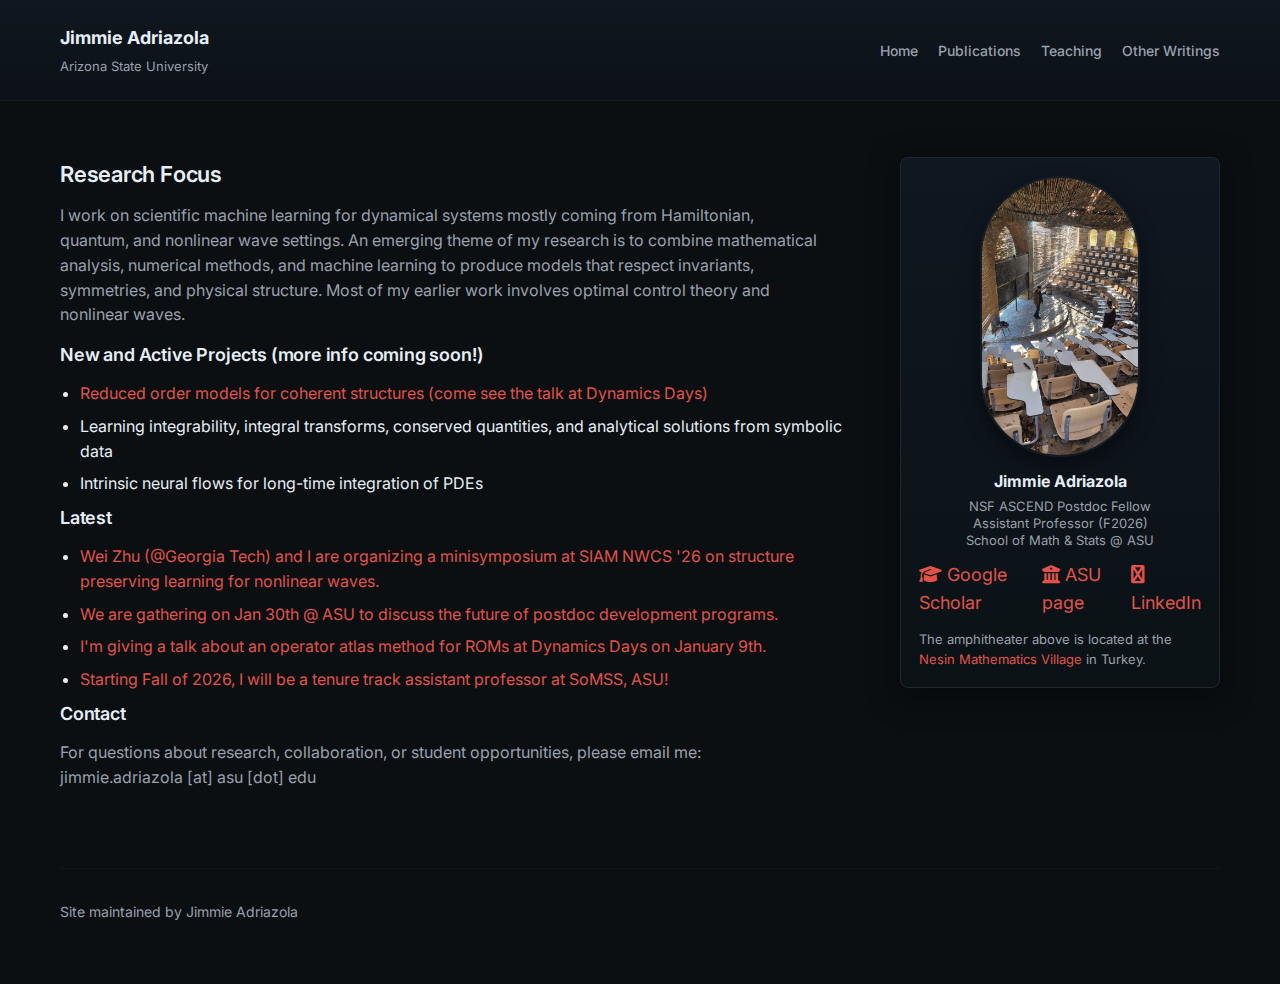
<file: index.html>
<!doctype html>
<html lang="en">
<head>
  <meta charset="utf-8" />
  <meta name="viewport" content="width=device-width,initial-scale=1" />
  <title>Jimmie Adriazola · School of Mathematical and Statistical Sciences</title>

  <link rel="preconnect" href="https://fonts.gstatic.com">
  <link href="https://fonts.googleapis.com/css2?family=Inter:wght@300;400;600;700&display=swap" rel="stylesheet">

  <link rel="stylesheet" href="style.css">

  <link rel="stylesheet" href="https://cdnjs.cloudflare.com/ajax/libs/font-awesome/6.4.0/css/all.min.css" crossorigin="anonymous" referrerpolicy="no-referrer" />
</head>

<body>
  <header class="site-header">
    <div class="container header-inner">
      <div class="brand">
        <a href="index.html" class="logo">Jimmie Adriazola</a>
        <div class="subtitle">Arizona State University</div>
      </div>

      <nav class="main-nav" aria-label="Primary">
        <a href="index.html">Home</a>
        <a href="publications.html">Publications</a>
        <a href="teaching.html">Teaching</a>
        <a href="other-writing.html">Other Writings</a>
      </nav>
    </div>
  </header>

  <main class="container">

    <!-- HERO: left = research focus, right = small profile card -->
    <section class="hero-grid" aria-labelledby="research-focus-heading">

      <div class="hero-text">
        <h2 id="research-focus-heading">Research Focus</h2>
        <p>
          I work on scientific machine learning for dynamical systems mostly coming from Hamiltonian, quantum, and nonlinear wave settings. An emerging theme of my research is to combine mathematical analysis, numerical methods, and machine learning to produce models that respect invariants, symmetries, and physical structure. Most of my earlier work involves optimal control theory and nonlinear waves.
        </p>

        <h3>New and Active Projects (more info coming soon!)</h3>
        <ul>
          <li><a href="https://www.ddays.org/2026/index.html">Reduced order models for coherent structures (come see the talk at Dynamics Days)</a></li>
          <li>Learning integrability, integral transforms, conserved quantities, and analytical solutions from symbolic data</li>
          <li>Intrinsic neural flows for long-time integration of PDEs</li>
        </ul>

        <h3>Latest</h3>
        <ul>
          <li><a href="https://www.siam.org/conferences-events/siam-conferences/nwcs26/">Wei Zhu (@Georgia Tech) and I are organizing a minisymposium at SIAM NWCS '26 on structure preserving learning for nonlinear waves.</a></li>
          <li><a href="https://jimjamzola.github.io">We are gathering on Jan 30th @ ASU to discuss the future of postdoc development programs.</a></li>
          <li><a href="https://www.ddays.org/2026/index.html">I'm giving a talk about an operator atlas method for ROMs at Dynamics Days on January 9th.</a></li>
          <li><a href="https://math.asu.edu">Starting Fall of 2026, I will be a tenure track assistant professor at SoMSS, ASU!</a></li>
        </ul>

        <h3>Contact</h3>
        <p>
          For questions about research, collaboration, or student opportunities, please email me: jimmie.adriazola [at] asu [dot] edu
        </p>
      </div><!-- .hero-text -->

      <aside class="profile-right" aria-label="Profile and links">
        <!-- image constrained by .profile-photo in your CSS -->
        <img src="images/Nesin-Amphitheater.jpg" alt="Jimmie Adriazola portrait" class="profile-photo">

        <div class="profile-name">Jimmie Adriazola</div>
        <div class="profile-role">NSF ASCEND Postdoc Fellow<br>Assistant Professor (F2026)<br>School of Math & Stats @ ASU</div>

        <div class="profile-links" aria-label="Profile links">
          <a href="https://scholar.google.com/citations?user=aTOBmQUAAAAJ&hl=en"
             target="_blank" rel="noopener"
             title="Google Scholar"
             aria-label="Google Scholar">
            <i class="fa fa-graduation-cap" aria-hidden="true"></i>
            <span>Google Scholar</span>
          </a>

          <a href="https://search.asu.edu/profile/5123395"
             target="_blank" rel="noopener"
             title="Arizona State University profile"
             aria-label="ASU profile">
            <i class="fa fa-university" aria-hidden="true"></i>
            <span>ASU page</span>
          </a>

          <a href="https://www.linkedin.com/in/jimmie-adriazola-7694a11a9/"
             target="_blank" rel="noopener"
             title="LinkedIn"
             aria-label="LinkedIn">
            <i class="fa fa-linkedin" aria-hidden="true"></i>
            <span>LinkedIn</span>
          </a>
        </div>

        <p class="profile-blurb">
          The amphitheater above is located at the
          <a href="https://nesinkoyleri.org/en/" target="_blank" rel="noopener">Nesin Mathematics Village</a>
          in Turkey.
        </p>
      </aside><!-- .profile-right -->

    </section><!-- .hero-grid -->

    <!-- Contact and footer must be outside the profile aside -->
    <footer class="page-footer">
      <p>Site maintained by Jimmie Adriazola</p>
    </footer>

  </main>
</body>
</html>
</file>
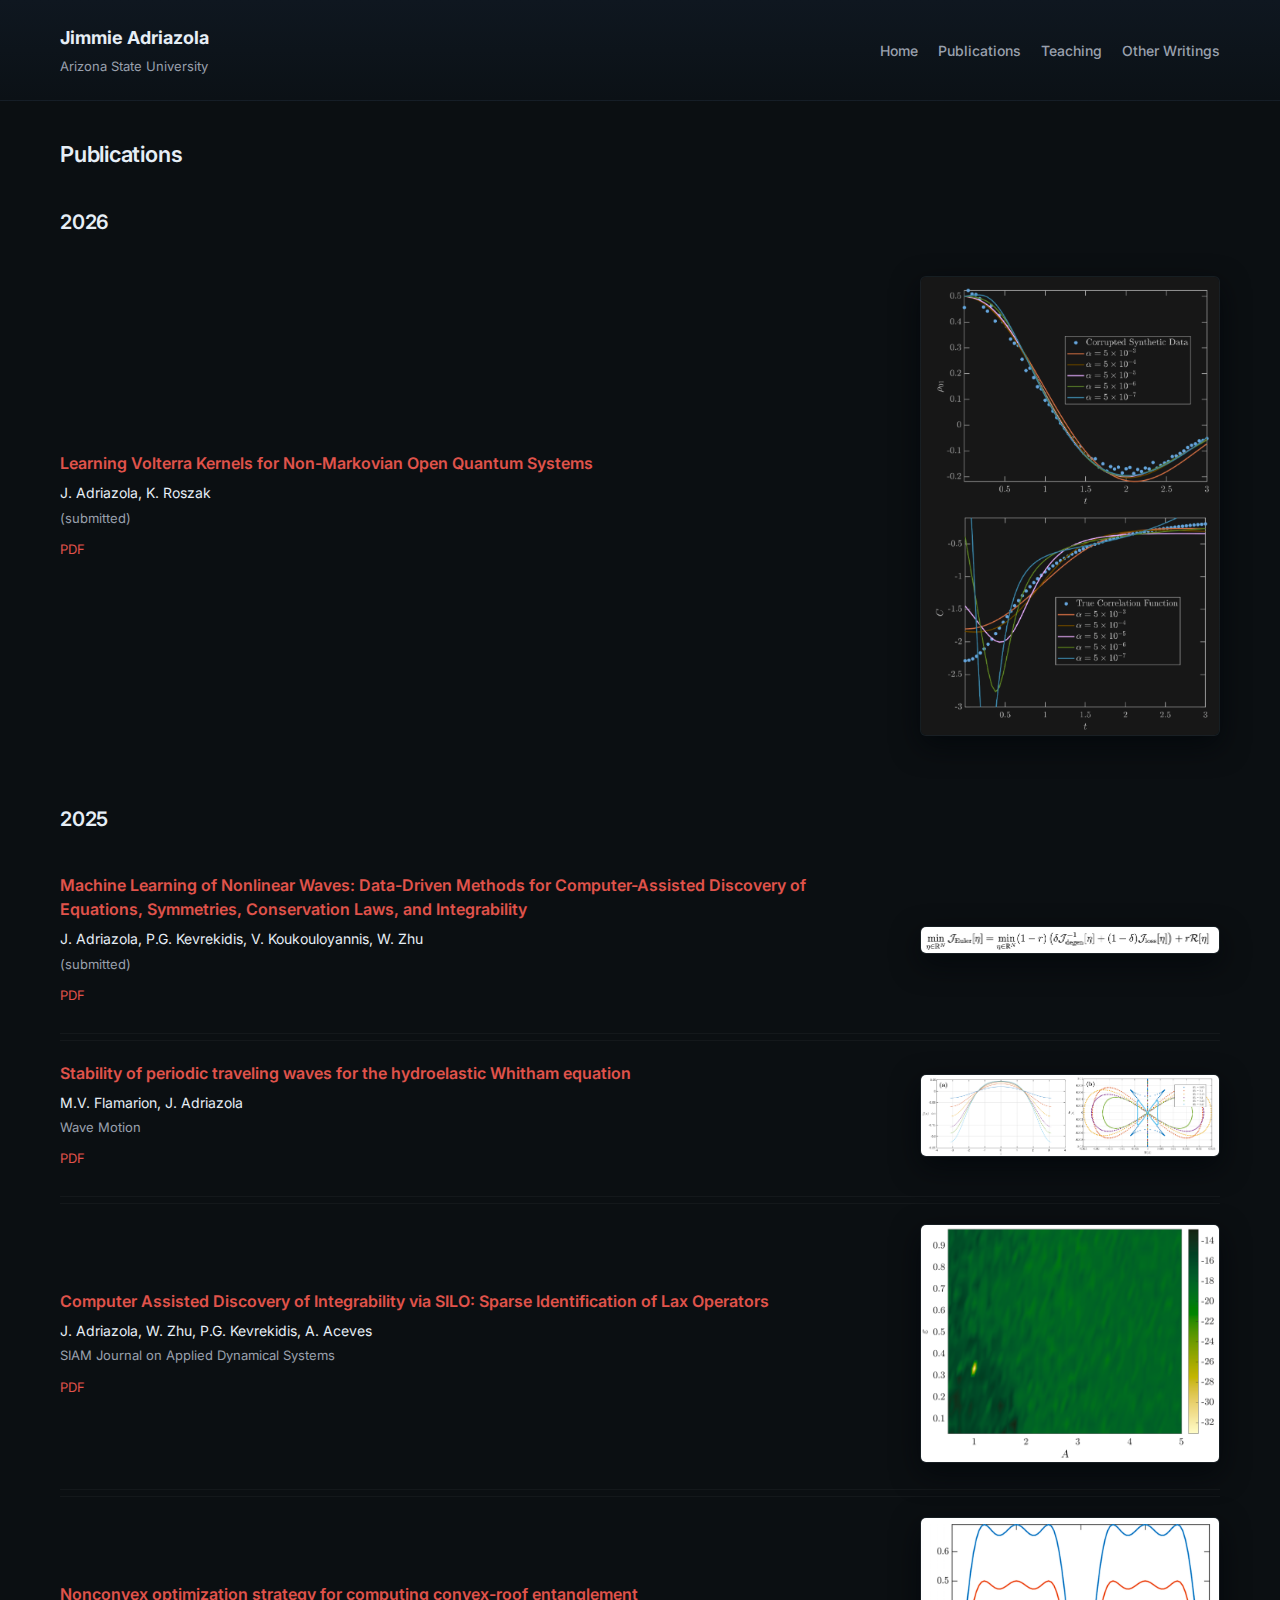
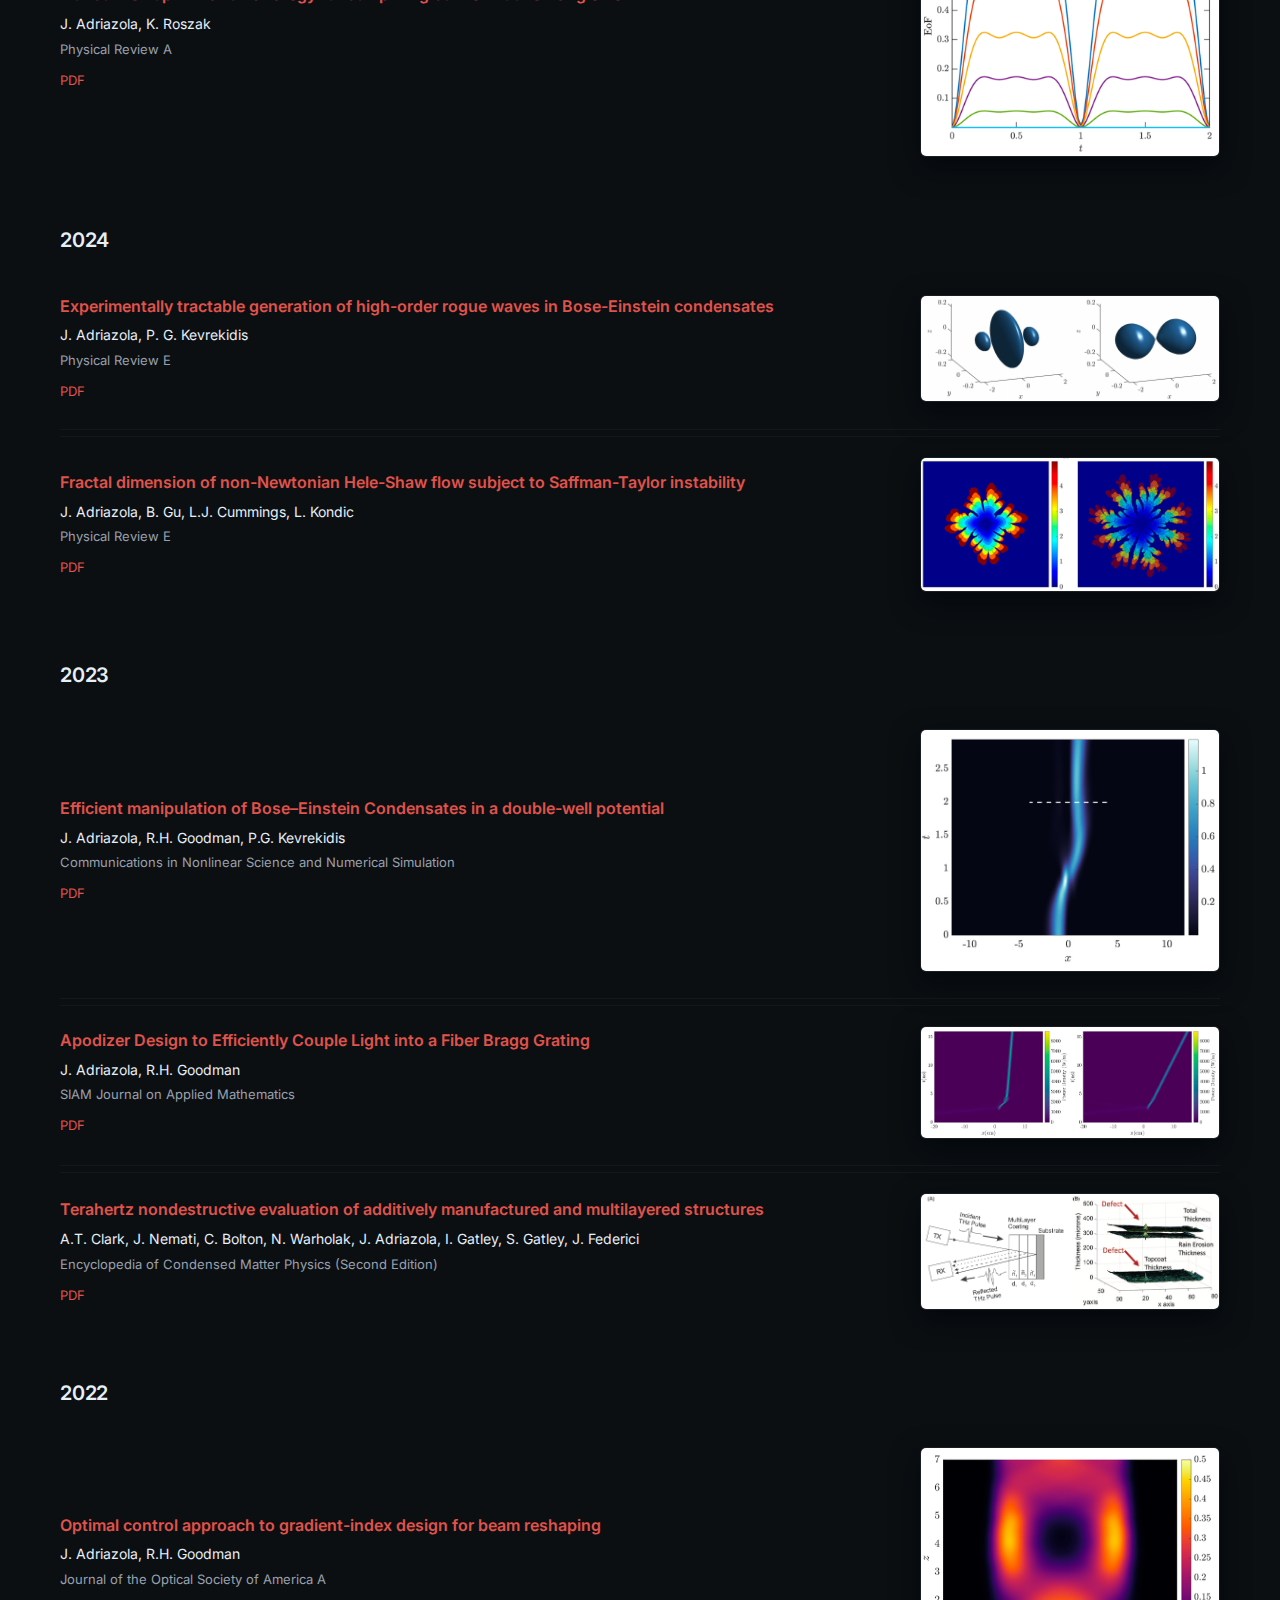
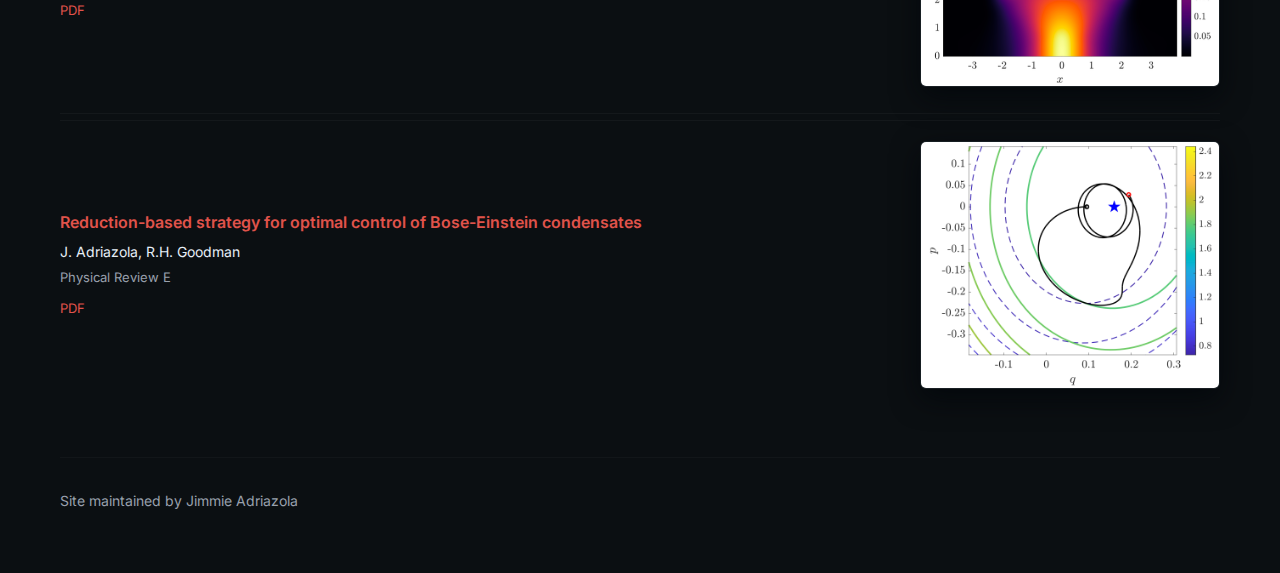
<file: publications.html>
<!doctype html>
<html lang="en">
<head>
<meta charset="utf-8" />
<meta name="viewport" content="width=device-width,initial-scale=1" />
<title>Publications · Jimmie Adriazola</title>

<link rel="preconnect" href="https://fonts.gstatic.com">
<link href="https://fonts.googleapis.com/css2?family=Inter:wght@300;400;600;700&display=swap" rel="stylesheet">
<link rel="stylesheet" href="style.css">
</head>

<body>

<header class="site-header">
  <div class="container header-inner">
    <div class="brand">
      <a href="index.html" class="logo">Jimmie Adriazola</a>
      <div class="subtitle">Arizona State University</div>
    </div>
    <nav class="main-nav">
      <a href="index.html">Home</a>
      <a href="publications.html">Publications</a>
      <a href="teaching.html">Teaching</a>
      <a href="other-writing.html">Other Writings</a>
    </nav>
  </div>
</header>

<main class="container">

  <section>
    <h2>Publications</h2>
  </section>
  <!-- ===================== -->
  <!-- 2026 -->
  <!-- ===================== -->
  <section class="pub-year">
    <h3>2026</h3>

        <div class="pub-entry">
      <div class="pub-text">
        <div class="pub-title">
          <a href="https://arxiv.org/abs/2601.09075" target="_blank" rel="noopener">
            Learning Volterra Kernels for Non-Markovian Open Quantum Systems
          </a>
        </div>

        <div class="pub-authors">
          J. Adriazola, K. Roszak
        </div>

        <div class="pub-meta">
          (submitted)
        </div>

        <div class="pub-links">
          <a href="papers/Learning-Volterra.pdf">PDF</a>
          <!-- If an arXiv exists, add it here -->
          <!-- · <a href="https://arxiv.org/abs/XXXX.XXXXX" target="_blank" rel="noopener">arXiv</a> -->
        </div>

        <!-- Optional abstract toggle:
        <details>
          <summary>Abstract</summary>
          <p>Paste or write the paper abstract here.</p>
        </details>
        -->

      </div>

      <div class="pub-figure">
        <img src="images/Learning-Volterra.png" alt="Floquet spectral stability schematic">
      </div>
    </div>

  </section><!-- /2026 -->
  <!-- ===================== -->
  <!-- 2025 -->
  <!-- ===================== -->
  <section class="pub-year">
    <h3>2025</h3>

        <div class="pub-entry">
      <div class="pub-text">
        <div class="pub-title">
          <a href="https://arxiv.org/abs/2510.15069" target="_blank" rel="noopener">
            Machine Learning of Nonlinear Waves: Data-Driven Methods for Computer-Assisted Discovery of Equations, Symmetries, Conservation Laws, and Integrability
          </a>
        </div>

        <div class="pub-authors">
          J. Adriazola, P.G. Kevrekidis, V. Koukouloyannis, W. Zhu
        </div>

        <div class="pub-meta">
          (submitted)
        </div>

        <div class="pub-links">
          <a href="papers/ML4NWs.pdf">PDF</a>
          <!-- If an arXiv exists, add it here -->
          <!-- · <a href="https://arxiv.org/abs/XXXX.XXXXX" target="_blank" rel="noopener">arXiv</a> -->
        </div>

        <!-- Optional abstract toggle:
        <details>
          <summary>Abstract</summary>
          <p>Paste or write the paper abstract here.</p>
        </details>
        -->

      </div>

      <div class="pub-figure">
        <img src="images/ML4NWs.png" alt="Floquet spectral stability schematic">
      </div>
    </div>

    <hr>
    <div class="pub-entry">
      <div class="pub-text">
        <div class="pub-title">
          <a href="https://www.sciencedirect.com/science/article/pii/S0165212525001866" target="_blank" rel="noopener">
            Stability of periodic traveling waves for the hydroelastic Whitham equation
          </a>
        </div>

        <div class="pub-authors">
          M.V. Flamarion, J. Adriazola
        </div>

        <div class="pub-meta">
          Wave Motion
        </div>

        <div class="pub-links">
          <a href="papers/Floquet-Whitham.pdf">PDF</a>
          <!-- If an arXiv exists, add it here -->
          <!-- · <a href="https://arxiv.org/abs/XXXX.XXXXX" target="_blank" rel="noopener">arXiv</a> -->
        </div>

        <!-- Optional abstract toggle:
        <details>
          <summary>Abstract</summary>
          <p>Paste or write the paper abstract here.</p>
        </details>
        -->

      </div>

      <div class="pub-figure">
        <img src="images/Floquet-Whitham.png" alt="Floquet spectral stability schematic">
      </div>
    </div>

    <hr>

    <div class="pub-entry">
      <div class="pub-text">
        <div class="pub-title">
          <a href="https://epubs.siam.org/doi/abs/10.1137/25M1741716?journalCode=sjaday" target="_blank" rel="noopener">
            Computer Assisted Discovery of Integrability via SILO:
            <br class="soft-break">Sparse Identification of Lax Operators
          </a>
        </div>

        <div class="pub-authors">
          J. Adriazola, W. Zhu, P.G. Kevrekidis, A. Aceves
        </div>

        <div class="pub-meta">
          SIAM Journal on Applied Dynamical Systems
        </div>

        <div class="pub-links">
          <a href="papers/SILO.pdf">PDF</a>
        </div>

      </div>

      <div class="pub-figure">
        <img src="images/SILO.png" alt="SILO schematic or heatmap">
      </div>
    </div>

    <hr>

    <div class="pub-entry">
      <div class="pub-text">
        <div class="pub-title">
          <a href="https://journals.aps.org/pra/abstract/10.1103/PhysRevA.111.032435" target="_blank" rel="noopener">
            Nonconvex optimization strategy for computing convex-roof entanglement
          </a>
        </div>

        <div class="pub-authors">
          J. Adriazola, K. Roszak
        </div>

        <div class="pub-meta">
          Physical Review A
        </div>

        <div class="pub-links">
          <a href="papers/Convex-Roof.pdf">PDF</a>
          <!-- · <a href="https://arxiv.org/abs/XXXX.XXXXX" target="_blank" rel="noopener">arXiv</a> -->
        </div>
      </div>

      <div class="pub-figure">
        <img src="images/Convex-Roof.png" alt="Convex-roof entanglement figure">
      </div>
    </div>

  </section><!-- /2025 -->

  <!-- ===================== -->
  <!-- 2024 -->
  <!-- ===================== -->
  <section class="pub-year">
    <h3>2024</h3>

    <div class="pub-entry">
      <div class="pub-text">
        <div class="pub-title">
          <a href="https://journals.aps.org/pre/abstract/10.1103/1pn8-jhd2" target="_blank" rel="noopener">
            Experimentally tractable generation of high-order rogue waves in Bose-Einstein condensates
          </a>
        </div>

        <div class="pub-authors">
          J. Adriazola, P. G. Kevrekidis
        </div>

        <div class="pub-meta">
          Physical Review E
        </div>

        <div class="pub-links">
          <a href="papers/HORW.pdf">PDF</a>
        </div>
      </div>

      <div class="pub-figure">
        <img src="images/HORW.png" alt="High-order rogue wave figure">
      </div>
    </div>

    <hr>

    <div class="pub-entry">
      <div class="pub-text">
        <div class="pub-title">
          <a href="https://journals.aps.org/pre/abstract/10.1103/PhysRevE.110.065107" target="_blank" rel="noopener">
            Fractal dimension of non-Newtonian Hele-Shaw flow subject to Saffman-Taylor instability
          </a>
        </div>

        <div class="pub-authors">
          J. Adriazola, B. Gu, L.J. Cummings, L. Kondic
        </div>

        <div class="pub-meta">
          Physical Review E
        </div>

        <div class="pub-links">
          <a href="papers/Hele-Shaw.pdf">PDF</a>
        </div>
      </div>

      <div class="pub-figure">
        <img src="images/Hele-Shaw.png" alt="Hele-Shaw fractal figure">
      </div>
    </div>

  </section><!-- /2024 -->

  <!-- ===================== -->
  <!-- 2023 -->
  <!-- ===================== -->
  <section class="pub-year">
    <h3>2023</h3>

    <div class="pub-entry">
      <div class="pub-text">
        <div class="pub-title">
          <a href="https://www.sciencedirect.com/science/article/pii/S1007570423001375" target="_blank" rel="noopener">
            Efficient manipulation of Bose–Einstein Condensates in a double-well potential
          </a>
        </div>

        <div class="pub-authors">
          J. Adriazola, R.H. Goodman, P.G. Kevrekidis
        </div>

        <div class="pub-meta">
          Communications in Nonlinear Science and Numerical Simulation
        </div>

        <div class="pub-links">
          <a href="papers/bec-manipulation.pdf">PDF</a>
        </div>
      </div>

      <div class="pub-figure">
        <img src="images/bec-manipulation.png" alt="BEC double-well figure">
      </div>
    </div>

    <hr>

    <div class="pub-entry">
      <div class="pub-text">
        <div class="pub-title">
          <a href="https://epubs.siam.org/doi/abs/10.1137/22M1507759" target="_blank" rel="noopener">
            Apodizer Design to Efficiently Couple Light into a Fiber Bragg Grating
          </a>
        </div>

        <div class="pub-authors">
          J. Adriazola, R.H. Goodman
        </div>

        <div class="pub-meta">
          SIAM Journal on Applied Mathematics
        </div>

        <div class="pub-links">
          <a href="papers/FBG.pdf">PDF</a>
        </div>
      </div>

      <div class="pub-figure">
        <img src="images/FBG.png" alt="Fiber Bragg Grating figure">
      </div>
    </div>

    <hr>

    <div class="pub-entry">
      <div class="pub-text">
        <div class="pub-title">
          <a href="https://www.sciencedirect.com/science/chapter/referencework/pii/B9780323908009001128?via%3Dihub" target="_blank" rel="noopener">
            Terahertz nondestructive evaluation of additively manufactured and multilayered structures
          </a>
        </div>

        <div class="pub-authors">
          A.T. Clark, J. Nemati, C. Bolton, N. Warholak, J. Adriazola, I. Gatley, S. Gatley, J. Federici
        </div>

        <div class="pub-meta">
          Encyclopedia of Condensed Matter Physics (Second Edition)
        </div>

        <div class="pub-links">
          <a href="papers/Nondestructive-Imaging.pdf">PDF</a>
        </div>
      </div>

      <div class="pub-figure">
        <img src="images/Nondestructive-Imaging.png" alt="Terahertz NDE figure">
      </div>
    </div>

  </section><!-- /2023 -->

  <!-- ===================== -->
  <!-- 2022 -->
  <!-- ===================== -->
  <section class="pub-year">
    <h3>2022</h3>

    <div class="pub-entry">
      <div class="pub-text">
        <div class="pub-title">
          <a href="https://opg.optica.org/josaa/abstract.cfm?uri=josaa-39-5-907" target="_blank" rel="noopener">
            Optimal control approach to gradient-index design for beam reshaping
          </a>
        </div>

        <div class="pub-authors">
          J. Adriazola, R.H. Goodman
        </div>

        <div class="pub-meta">
          Journal of the Optical Society of America A
        </div>

        <div class="pub-links">
          <a href="papers/beam-matching.pdf">PDF</a>
        </div>
      </div>

      <div class="pub-figure">
        <img src="images/beam-matching.png" alt="Beam matching figure">
      </div>
    </div>

    <hr>

    <div class="pub-entry">
      <div class="pub-text">
        <div class="pub-title">
          <a href="https://journals.aps.org/pre/abstract/10.1103/PhysRevE.105.025311" target="_blank" rel="noopener">
            Reduction-based strategy for optimal control of Bose-Einstein condensates
          </a>
        </div>

        <div class="pub-authors">
          J. Adriazola, R.H. Goodman
        </div>

        <div class="pub-meta">
          Physical Review E
        </div>

        <div class="pub-links">
          <a href="papers/BEC-ROM.pdf">PDF</a>
        </div>
      </div>

      <div class="pub-figure">
        <img src="images/BEC-ROM.png" alt="BEC ROM figure">
      </div>
    </div>

  </section><!-- /2022 -->

  <footer class="page-footer">
    <p>
      Site maintained by Jimmie Adriazola
    </p>
  </footer>

</main>

</body>
</html>
</file>
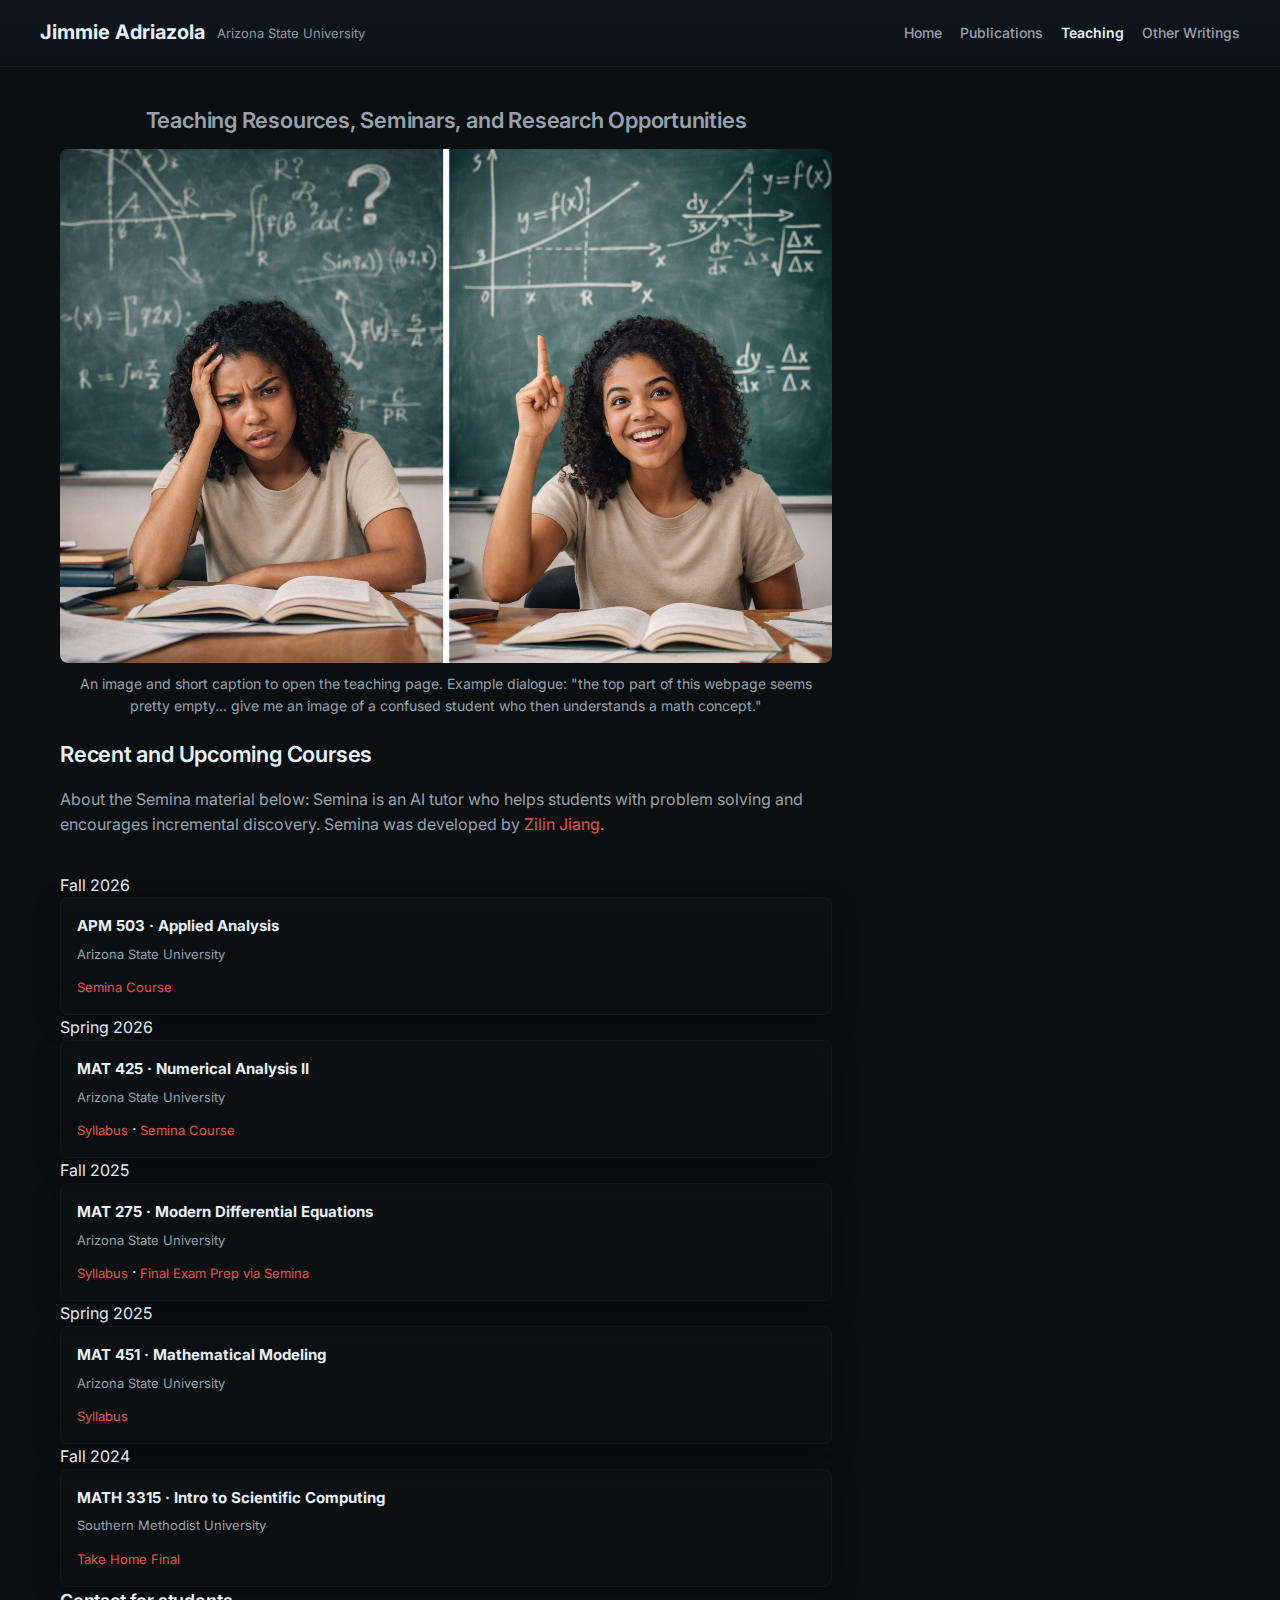
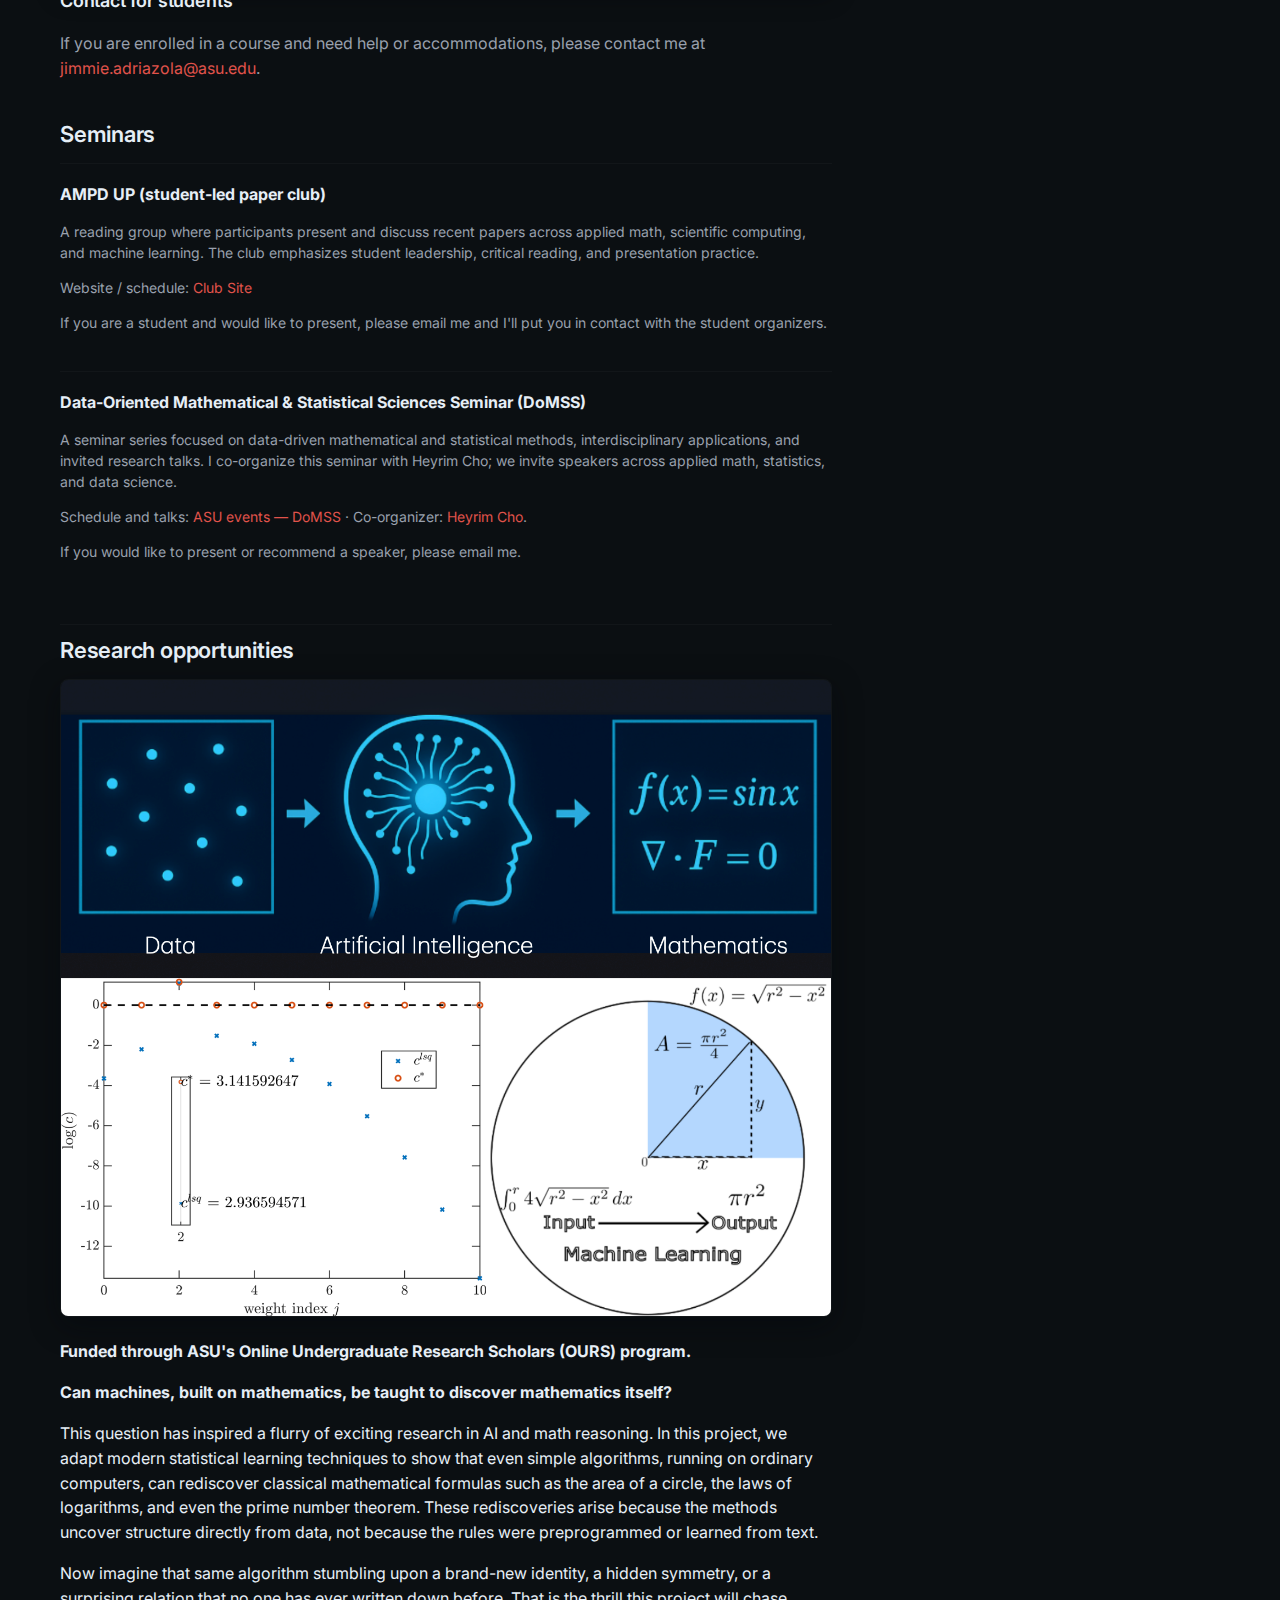
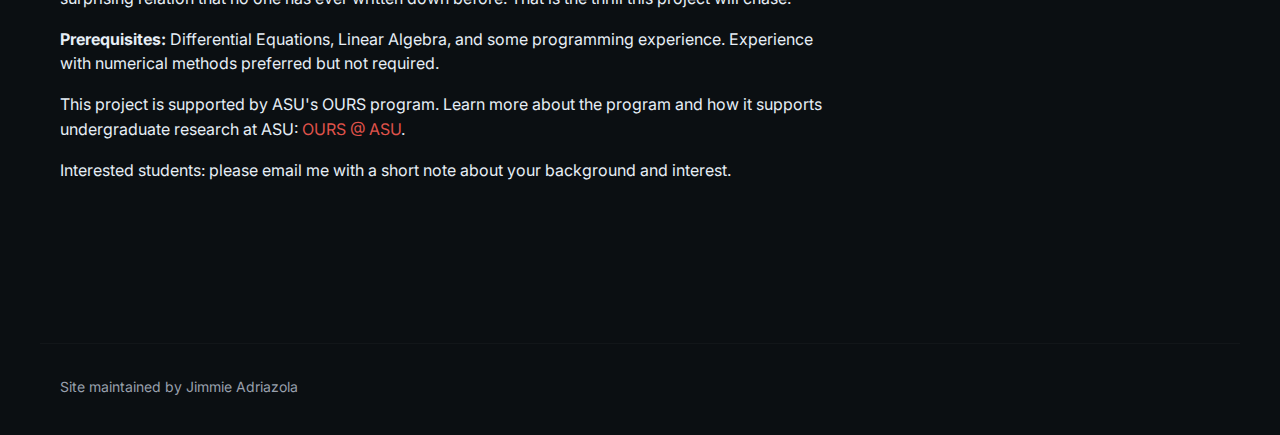
<file: teaching.html>
<!doctype html>
<html lang="en">
<head>
  <meta charset="utf-8" />
  <meta name="viewport" content="width=device-width,initial-scale=1" />
  <title>Teaching · Jimmie Adriazola</title>

  <link rel="preconnect" href="https://fonts.gstatic.com">
  <link href="https://fonts.googleapis.com/css2?family=Inter:wght@300;400;600;700&display=swap" rel="stylesheet">
  <link rel="stylesheet" href="style.css">

  <!-- Font Awesome -->
  <link rel="stylesheet" href="https://cdnjs.cloudflare.com/ajax/libs/font-awesome/6.4.0/css/all.min.css"
        crossorigin="anonymous" referrerpolicy="no-referrer" />

  <style>
  /* ---------- Keep header consistent with site-wide styles ---------- */
  /* Avoid re-stacking the header on desktop; match the main site. */
  .header-inner {
    display: flex;
    align-items: center;
    justify-content: space-between;
    gap: 20px;
    padding: 10px 0;
  }

  /* Brand stays inline so logo + subtitle do not create extra top space */
  .brand {
    display: flex;
    align-items: center;
    gap: 12px;
    min-width: 0;
  }
  .brand .logo {
    font-weight: 700;
    font-size: 20px;
    color: var(--text);
    text-decoration: none;
    white-space: nowrap;
    overflow: hidden;
    text-overflow: ellipsis;
    min-width: 0;
  }
  .brand .subtitle {
    font-size: 13px;
    color: var(--muted);
    margin: 0;
    white-space: nowrap;
    opacity: 0.95;
  }

  /* Nav: single-line horizontal scroller when there's not enough room.
     Do not let nav wrap and thereby push the header taller. */
  .main-nav {
    display: flex;
    gap: 18px;
    align-items: center;
    flex-wrap: nowrap;
    overflow-x: auto;
    -webkit-overflow-scrolling: touch;
    padding: 6px 0;
    min-width: 0;
  }
  .main-nav a {
    white-space: nowrap;
    color: var(--muted);
    text-decoration: none;
    padding: 6px 0;
    margin-left: 0;
  }
  .main-nav a[aria-current="page"] {
    color: var(--text);
    font-weight: 600;
  }

  /* On small screens keep header compact but do NOT create extra vertical subtitle. */
  @media (max-width:880px) {
    .header-inner {
      flex-direction: column;
      align-items: stretch;
      gap: 8px;
      padding: 8px 0;
    }
    .brand { justify-content: space-between; }
    .brand .subtitle { display: none; } /* avoids vertical stacking */
    .main-nav { padding-top: 4px; gap: 12px; }
  }

  /* ---------- Page grid ---------- */
  .page-grid {
    display: grid;
    grid-template-columns: 1fr;
    gap: 28px;
    align-items: start;
  }
  @media (min-width:1100px) {
    .page-grid { grid-template-columns: 1fr 360px; }
  }

  /* ---------- Hero ---------- */
  .teaching-hero img {
    width: 100%;
    height: auto;
    display: block;
    border-radius: 8px;
  }
  .teaching-hero h2 {
    margin: 0 0 12px;
    font-weight: 600;
    color: var(--muted);
  }

  /* ---------- Year grid & course cards (fixed) ---------- */
  /* IMPORTANT: use smaller min width so two cards fit side-by-side on medium screens.
     auto-fit lets them wrap naturally; min-width 220px gives good density without overflow. */
  .year-grid {
    display: grid;
    grid-template-columns: repeat(auto-fit, minmax(220px, 1fr));
    gap: 18px;
    align-items: stretch;
    margin: 0;
  }

  /* Ensure children can shrink inside grid cells (prevents forcing a wider column) */
  .year-grid > * { min-width: 0; }

  .course-card {
    background: linear-gradient(180deg, rgba(255,255,255,0.01), rgba(255,255,255,0.00));
    border: 1px solid rgba(255,255,255,0.03);
    border-radius: 8px;
    padding: 16px;
    box-shadow: 0 8px 24px rgba(2,6,10,0.45);
    display: flex;
    flex-direction: column;
    justify-content: space-between;
    min-width: 0;            /* critical to prevent overflow */
    width: 100%;
    max-width: 100%;
  }
  .course-title { font-weight: 700; color: var(--text); margin-bottom: 6px; font-size: 15px; word-break: break-word; }
  .course-meta  { color: var(--muted); margin-bottom: 10px; font-size: 13px; }
  .course-links a { color: var(--accent); text-decoration: none; font-size: 13px; }
  .course-links a:hover { text-decoration: underline; }

  /* On very narrow screens force single column */
  @media (max-width:800px) {
    .year-grid { grid-template-columns: 1fr; }
  }

  /* ---------- Seminars & research ---------- */
  .teaching-seminars .seminar-entry { margin: 12px 0; padding: 12px 0; border-top: 1px solid rgba(255,255,255,0.03); }
  .teaching-seminars .seminar-entry h4 { margin: 6px 0 8px; color: var(--text); font-size: 16px; }
  .seminar-entry .small { color: var(--muted); line-height: 1.5; font-size: 14px; }

  .research-opps { margin-top: 22px; padding-top: 8px; border-top: 1px solid rgba(255,255,255,0.03); }
  .research-banner { max-width: 100%; margin: 8px 0 12px; text-align: center; }
  .research-image { width: 100%; max-width: 920px; height: auto; border-radius: 8px; box-shadow: 0 8px 30px rgba(2,6,10,0.45); border:1px solid rgba(255,255,255,0.03); }

  /* ---------- Small tweaks ---------- */
  .profile-photo { width: 160px; height: auto; display: block; margin: 0 auto 12px; border-radius: 999px; }
  .profile-card { min-width: 0; }

  /* Prevent horizontal overflow from long titles/links */
  .year-heading, .course-title, .course-meta, a { word-break: break-word; overflow-wrap: break-word; }
</style>

</head>

<body>
  <header class="site-header">
    <div class="container header-inner">
      <div class="brand">
        <a href="index.html" class="logo">Jimmie Adriazola</a>
        <div class="subtitle">Arizona State University</div>
      </div>

      <nav class="main-nav" aria-label="Primary">
        <a href="index.html">Home</a>
        <a href="publications.html">Publications</a>
        <a href="teaching.html" aria-current="page">Teaching</a>
        <a href="other-writing.html">Other Writings</a>
      </nav>
    </div>
  </header>

  <main class="container page-grid">

    <!-- LEFT: main content -->
    <section class="content">

      <!-- Hero: centered image with small heading and caption -->
      <div class="teaching-hero" style="text-align:center; margin-bottom:20px;">
        <h2>Teaching Resources, Seminars, and Research Opportunities</h2>
        <img src="images/Understanding.png" alt="Student confused then understanding a math concept">
        <p style="max-width:920px; margin:10px auto 0; color:var(--muted); font-size:14px;">
          An image and short caption to open the teaching page. Example dialogue: "the top part of this webpage seems pretty empty... give me an image of a confused student who then understands a math concept."
        </p>
      </div>

      <!-- Recent and upcoming courses -->
      <h2>Recent and Upcoming Courses</h2>

      <section class="teaching-resources" aria-labelledby="semina-heading">
        <p class="lead" id="semina-heading" style="color:var(--muted); max-width:920px;">
          About the Semina material below: Semina is an AI tutor who helps students with problem solving and encourages incremental discovery. Semina was developed by <a href="https://zilin.one" target="_blank" rel="noopener">Zilin Jiang</a>.
        </p>
      </section>

      <!-- ===== Year: Fall 2026 ===== -->
      <div class="year-block">
        <div class="year-heading">Fall 2026</div>
        <div class="year-grid">
          <article class="course-card">
            <div>
              <div class="course-title">APM 503 · Applied Analysis</div>
              <div class="course-meta">Arizona State University</div>
            </div>
            <div class="course-links">
              <a href="https://semina.ai/courses/bntttean7w50d084cdyjgpgf" target="_blank" rel="noopener">Semina Course</a>
            </div>
          </article>

          <!-- add additional Fall 2026 courses here to appear side-by-side -->
        </div>
      </div>

      <!-- ===== Year: Spring 2026 ===== -->
      <div class="year-block">
        <div class="year-heading">Spring 2026</div>
        <div class="year-grid">
          <article class="course-card">
            <div>
              <div class="course-title">MAT 425 · Numerical Analysis II</div>
              <div class="course-meta">Arizona State University</div>
            </div>
            <div class="course-links">
              <a href="tmats/MAT425syllabus.pdf" target="_blank" rel="noopener">Syllabus</a>
              <span> · </span>
              <a href="https://semina.ai/courses/bvh34n7afvf7mn4d7ee4qfsa" target="_blank" rel="noopener">Semina Course</a>
            </div>
          </article>

          <!-- add other Spring 2026 courses here to show side-by-side -->
        </div>
      </div>

      <!-- ===== Year: Fall 2025 ===== -->
      <div class="year-block">
        <div class="year-heading">Fall 2025</div>
        <div class="year-grid">
          <article class="course-card">
            <div>
              <div class="course-title">MAT 275 · Modern Differential Equations</div>
              <div class="course-meta">Arizona State University</div>
            </div>
            <div class="course-links">
              <a href="tmats/ODEsyllabus.pdf" target="_blank" rel="noopener">Syllabus</a>
              <span> · </span>
              <a href="https://semina.ai/lists/a7y8me1nhktrcm0bt2pp43ha" target="_blank" rel="noopener">Final Exam Prep via Semina</a>
            </div>
          </article>
        </div>
      </div>

      <!-- ===== Year: Spring 2025 ===== -->
      <div class="year-block">
        <div class="year-heading">Spring 2025</div>
        <div class="year-grid">
          <article class="course-card">
            <div>
              <div class="course-title">MAT 451 · Mathematical Modeling</div>
              <div class="course-meta">Arizona State University</div>
            </div>
            <div class="course-links">
              <a href="tmats/451Syllabus.pdf" target="_blank" rel="noopener">Syllabus</a>
            </div>
          </article>
        </div>
      </div>

      <!-- ===== Year: Fall 2024 ===== -->
      <div class="year-block">
        <div class="year-heading">Fall 2024</div>
        <div class="year-grid">
          <article class="course-card">
            <div>
              <div class="course-title">MATH 3315 · Intro to Scientific Computing</div>
              <div class="course-meta">Southern Methodist University</div>
            </div>
            <div class="course-links">
              <a href="tmats/SciCompFinal.pdf" target="_blank" rel="noopener">Take Home Final</a>
            </div>
          </article>
        </div>
      </div>

      <!-- Contact for students -->
      <section class="education-compact">
        <h3>Contact for students</h3>
        <p style="color:var(--muted);">
          If you are enrolled in a course and need help or accommodations, please contact me at
          <a href="mailto:jimmie.adriazola@asu.edu">jimmie.adriazola@asu.edu</a>.
        </p>
      </section>

      <!-- Seminars -->
      <section class="teaching-seminars" aria-labelledby="seminars-heading">
        <h2 id="seminars-heading">Seminars</h2>

        <div class="seminar-entry">
          <h4>AMPD UP (student-led paper club)</h4>
          <p class="small">
            A reading group where participants present and discuss recent papers across applied math, scientific computing, and machine learning. The club emphasizes student leadership, critical reading, and presentation practice.
          </p>
          <p class="small">
            Website / schedule: <a href="https://kimballj67.github.io/ASU_Applied_Math_Paper_Group/" target="_blank" rel="noopener">Club Site</a>
          </p>
          <p class="small" style="color:var(--muted);">If you are a student and would like to present, please email me and I'll put you in contact with the student organizers.</p>
        </div>

        <div class="seminar-entry">
          <h4>Data-Oriented Mathematical &amp; Statistical Sciences Seminar (DoMSS)</h4>
          <p class="small">
            A seminar series focused on data-driven mathematical and statistical methods, interdisciplinary applications, and invited research talks. I co-organize this seminar with Heyrim Cho; we invite speakers across applied math, statistics, and data science.
          </p>
          <p class="small">
            Schedule and talks: <a href="https://math.asu.edu/asu-events-type/concert" target="_blank" rel="noopener">ASU events — DoMSS</a>
            · Co-organizer: <a href="https://heyrim.github.io" target="_blank" rel="noopener">Heyrim Cho</a>.
          </p>
          <p class="small" style="color:var(--muted);">If you would like to present or recommend a speaker, please email me.</p>
        </div>
      </section>

      <!-- Research opportunities -->
      <section class="research-opps" aria-labelledby="research-heading">
        <h2 id="research-heading">Research opportunities</h2>

        <div class="research-banner" aria-hidden="false">
          <img src="images/Money.png" alt="Research project visual" class="research-image">
        </div>

        <div class="research-content">
          <p><strong>Funded through ASU's Online Undergraduate Research Scholars (OURS) program.</strong></p>

          <p><strong>Can machines, built on mathematics, be taught to discover mathematics itself?</strong></p>

          <p>
            This question has inspired a flurry of exciting research in AI and math reasoning. In this project, we adapt modern statistical learning techniques to show that even simple algorithms, running on ordinary computers, can rediscover classical mathematical formulas such as the area of a circle, the laws of logarithms, and even the prime number theorem. These rediscoveries arise because the methods uncover structure directly from data, not because the rules were preprogrammed or learned from text.
          </p>

          <p>
            Now imagine that same algorithm stumbling upon a brand-new identity, a hidden symmetry, or a surprising relation that no one has ever written down before. That is the thrill this project will chase.
          </p>

          <p><strong>Prerequisites:</strong> Differential Equations, Linear Algebra, and some programming experience. Experience with numerical methods preferred but not required.</p>

          <p>
            This project is supported by ASU's OURS program. Learn more about the program and how it supports undergraduate research at ASU: <a href="https://ours.thecollege.asu.edu" target="_blank" rel="noopener">OURS @ ASU</a>.
          </p>

          <p>Interested students: please email me with a short note about your background and interest.</p>
        </div>
      </section>

    </section>


  </main>

  <footer class="page-footer container">
    <p>Site maintained by Jimmie Adriazola</p>
  </footer>

</body>
</html>
</file>
<file: style.css>
:root{
  /* dark-mode palette */
  --bg:#0b0f12;
  --surface:#0f1720;
  --text:#e6eef6;
  --muted:#99a0ad;
  --accent:#e0534b;
  --border:#1f2730;
  --soft:#0b1217;
  --max-width:1200px;

  font-family:"Inter", system-ui, -apple-system, "Segoe UI",
               Roboto, "Helvetica Neue", Arial;
}

*{box-sizing:border-box}

/* page base */
body{
  margin:0;
  background:var(--bg);
  color:var(--text);
  font-size:16px;
  line-height:1.55;
  -webkit-font-smoothing:antialiased;
  -moz-osx-font-smoothing:grayscale;
}

/* layout container */
.container{
  max-width:var(--max-width);
  margin:0 auto;
  padding:24px 20px;
}

/* header */
.site-header{
  background:linear-gradient(180deg,var(--surface),#0b1116);
  border-bottom:1px solid rgba(255,255,255,0.03);
}
.header-inner{
  display:flex;
  align-items:center;
  justify-content:space-between;
  gap:24px;
}

.brand .logo{
  font-size:18px;
  font-weight:700;
  color:var(--text);
  text-decoration:none;
}
.brand .subtitle{
  margin-top:4px;
  font-size:13px;
  color:var(--muted);
}

/* nav */
.main-nav a{
  margin-left:16px;
  font-size:14px;
  font-weight:500;
  color:var(--muted);
  text-decoration:none;
}
.main-nav a:hover{color:var(--accent)}

/* main spacing */
main.container{
  padding-top:36px;
  padding-bottom:48px;
}
section{margin-bottom:36px}

/* headings */
section h2, section h3{
  margin:0 0 12px;
  font-weight:600;
  letter-spacing:-0.01em;
}
section h2{font-size:22px}
section h3{font-size:18px}

/* text */
.lead p,
.hero-text p{
  max-width:760px;
  margin:0 0 14px;
  color:var(--muted);
}

/* lists */
ul{margin:8px 0 0 20px; padding:0}
li{margin-bottom:8px}
a{color:var(--accent); text-decoration:none}
a:hover{text-decoration:underline}

/* ========================= */
/* HERO GRID */
/* ========================= */
.hero-grid{
  display:grid;
  grid-template-columns: 1fr 320px;
  gap:28px;
  align-items:start;
  padding-top:20px;
  padding-bottom:24px;
}

/* profile card */
.profile-right{
  background:linear-gradient(180deg,var(--surface),#0b1216);
  border:1px solid var(--border);
  border-radius:8px;
  padding:18px;
  box-shadow:0 8px 30px rgba(2,6,10,0.6);
}
.profile-photo{
  width:160px;
  height:auto;
  object-fit:cover;
  border-radius:999px;
  display:block;
  margin:0 auto 12px;
  border:2px solid rgba(255,255,255,0.03);
  box-shadow:0 8px 18px rgba(2,6,10,0.5);
}
.profile-name{
  text-align:center;
  font-weight:700;
  margin-bottom:4px;
}
.profile-role{
  text-align:center;
  color:var(--muted);
  font-size:13px;
  line-height:1.3;
  margin-bottom:12px;
}

/* icon-only links */
.profile-links{
  display:flex;
  justify-content:center;
  gap:16px;
  margin-bottom:12px;
}
.profile-links a{
  color:var(--accent);
  font-size:18px;
}
.profile-links a:hover{opacity:0.85}

.profile-blurb{
  color:var(--muted);
  font-size:13px;
  margin:0;
}

/* ========================= */
/* PUBLICATIONS */
/* ========================= */
.pub-year{margin-bottom:48px}
.pub-year h3{
  margin-bottom:18px;
  font-size:20px;
}

.pub-entry{
  display:grid;
  grid-template-columns: 1fr 300px; /* 🔥 BIGGER FIGURES */
  gap:32px;
  align-items:center;
  padding:20px 0;
  border-top:1px solid rgba(255,255,255,0.04);
}
.pub-entry:first-of-type{border-top:none}

.pub-title{
  font-size:16px;
  font-weight:600;
  margin-bottom:6px;
}
.pub-authors{
  font-size:14px;
  margin-bottom:4px;
}
.pub-meta{
  font-size:13px;
  color:var(--muted);
  margin-bottom:8px;
}
.pub-links a{
  margin-right:12px;
  font-size:13px;
}

/* publication figures */
.pub-figure{
  display:flex;
  justify-content:flex-end;
  align-items:center;
}
.pub-figure img{
  width:100%;
  max-width:300px;      /* consistent large size */
  height:auto;
  border-radius:6px;
  border:1px solid rgba(255,255,255,0.06);
  background:linear-gradient(180deg,var(--soft),#081015);
  box-shadow:0 10px 28px rgba(2,6,10,0.7);
}

/* optional separators */
.pub-entry + hr{
  border:none;
  border-top:1px solid rgba(255,255,255,0.04);
  margin:6px 0;
}

/* footer */
.page-footer{
  border-top:1px solid rgba(255,255,255,0.03);
  padding-top:18px;
  margin-top:40px;
  font-size:14px;
  color:var(--muted);
}

/* focus accessibility */
a:focus{
  outline:2px dashed rgba(255,255,255,0.12);
  outline-offset:4px;
}

/* ========================= */
/* RESPONSIVE */
/* ========================= */
@media (max-width:880px){
  .main-nav{display:none}
  main.container{padding-top:24px}

  .hero-grid{grid-template-columns:1fr}
  .profile-right{margin-top:18px}

  .pub-entry{grid-template-columns:1fr}
  .pub-figure{
    margin-top:14px;
    justify-content:flex-start;
  }
  .pub-figure img{max-width:100%}
}

/* soft break helper */
.soft-break{display:none}
@media (max-width:640px){ .soft-break{display:inline} }
</file>
